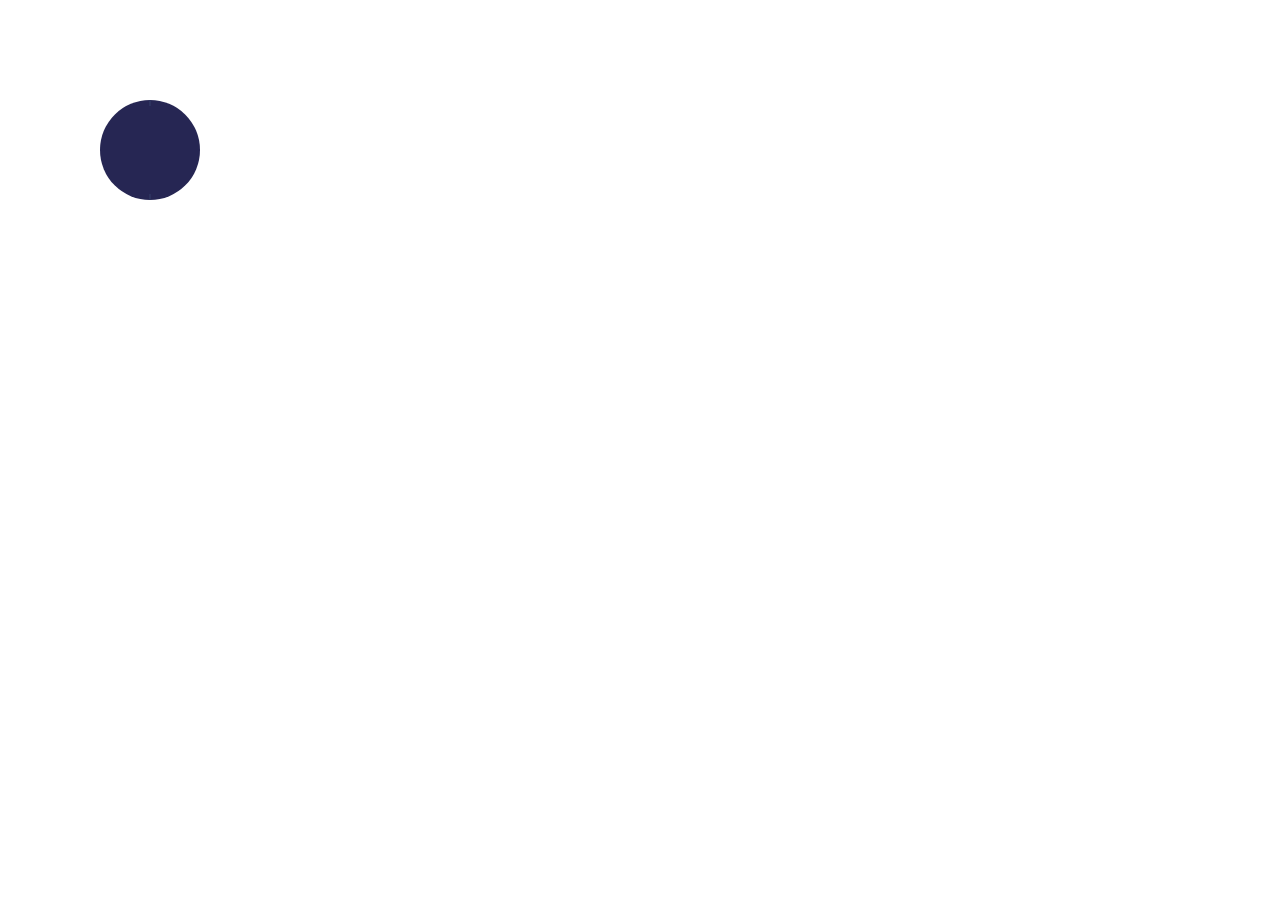
<file: public/views/css/homewok-loader/index.html>
<!DOCTYPE html>
<html lang="en">
  <head>
    <meta charset="UTF-8" />
    <meta name="viewport" content="width=device-width, initial-scale=1" />
    <title>CSS loader</title>
    <style>a,abbr,acronym,address,applet,article,aside,audio,b,big,blockquote,body,canvas,caption,center,cite,code,dd,del,details,dfn,div,dl,dt,em,embed,fieldset,figcaption,figure,footer,form,h1,h2,h3,h4,h5,h6,header,hgroup,html,i,iframe,img,ins,kbd,label,legend,li,mark,menu,nav,object,ol,output,p,pre,q,ruby,s,samp,section,small,span,strike,strong,sub,summary,sup,table,tbody,td,tfoot,th,thead,time,tr,tt,u,ul,var,video{margin:0;padding:0;border:0;font:inherit;font-size:100%;vertical-align:baseline}html{line-height:1}ol,ul{list-style:none}table{border-collapse:collapse;border-spacing:0}caption,td,th{text-align:left;font-weight:400;vertical-align:middle}blockquote,q{quotes:none}blockquote:after,blockquote:before,q:after,q:before{content:"";content:none}a img{border:none}article,aside,details,figcaption,figure,footer,header,hgroup,main,menu,nav,section,summary{display:block}button,input,optgroup,select,textarea{background:0 0;border:0;padding:0;margin:0;font:inherit;color:inherit;box-shadow:none}button{height:auto;cursor:pointer}button:focus{outline:0}button::-moz-focus-inner{outline:0;border:0;padding:0}
    </style>
    <link rel="stylesheet" href="css/style.css" />
  </head>
  <body>
    <div class="loader">
      <div class="loader-half loader-half-left">
        <div class="loader-indicator loader-indicator-left"></div>
      </div>
      <div class="loader-half loader-half-right">
        <div class="loader-indicator loader-indicator-right"></div>
      </div>
    </div>
  </body>
</html>
</file>
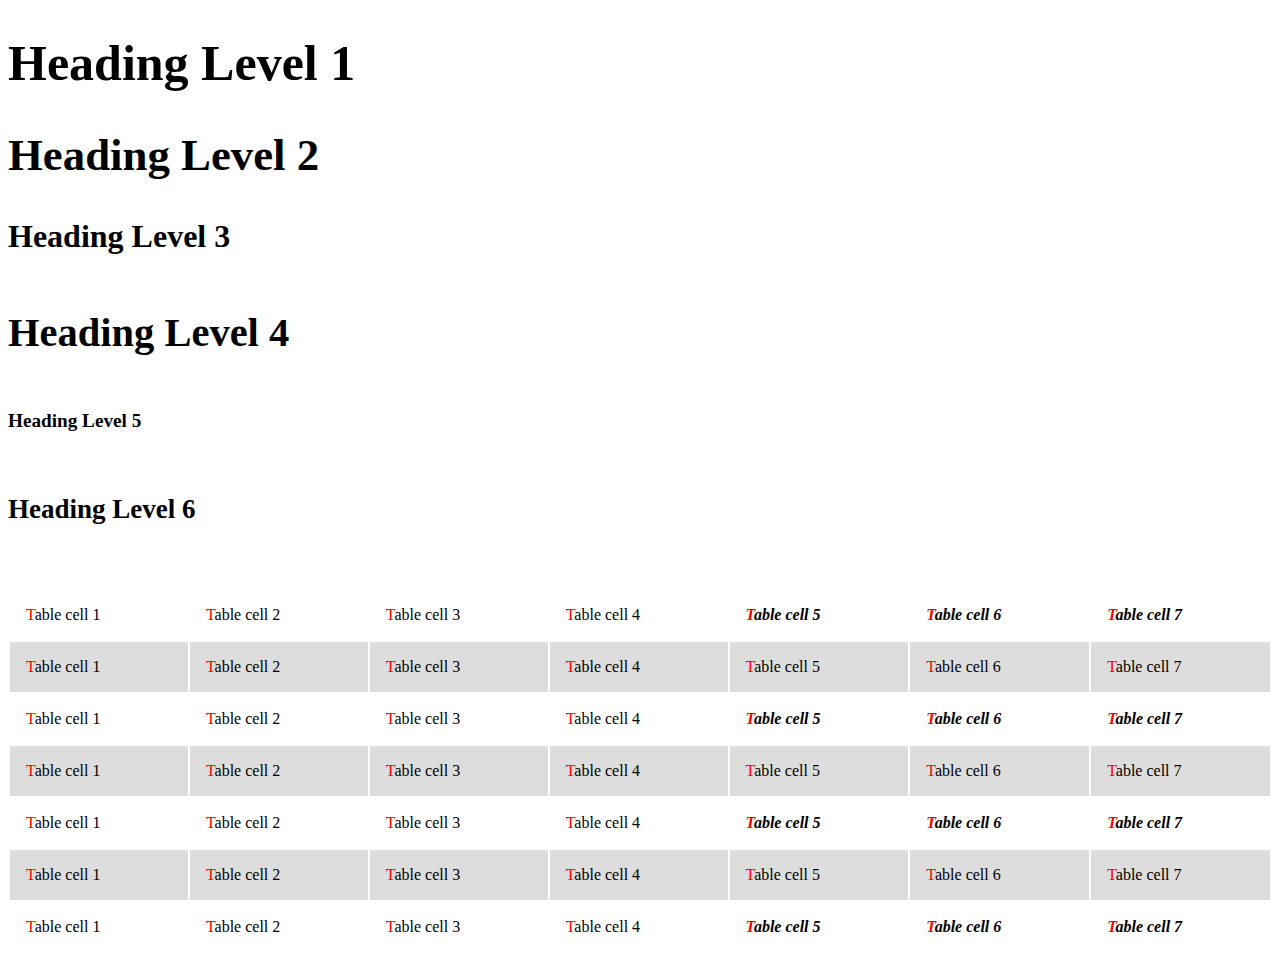
<file: public/views/css/homework-1/index.html>
<!DOCTYPE html>
<html lang="en">
  <head>
    <meta charset="UTF-8" />
    <title>CSS lesson 1</title>
    <link rel="stylesheet" href="css/style.css" />
  </head>
  <body>
    <h1>Heading Level 1</h1>
    <h2>Heading Level 2</h2>
    <h3>Heading Level 3</h3>
    <h4>Heading Level 4</h4>
    <h5>Heading Level 5</h5>
    <h6>Heading Level 6</h6>
    <table>
      <tbody>
        <tr>
          <td>Table cell 1</td>
          <td>Table cell 2</td>
          <td>Table cell 3</td>
          <td>Table cell 4</td>
          <td>Table cell 5</td>
          <td>Table cell 6</td>
          <td>Table cell 7</td>
        </tr>
        <tr>
          <td>Table cell 1</td>
          <td>Table cell 2</td>
          <td>Table cell 3</td>
          <td>Table cell 4</td>
          <td>Table cell 5</td>
          <td>Table cell 6</td>
          <td>Table cell 7</td>
        </tr>
        <tr>
          <td>Table cell 1</td>
          <td>Table cell 2</td>
          <td>Table cell 3</td>
          <td>Table cell 4</td>
          <td>Table cell 5</td>
          <td>Table cell 6</td>
          <td>Table cell 7</td>
        </tr>
        <tr>
          <td>Table cell 1</td>
          <td>Table cell 2</td>
          <td>Table cell 3</td>
          <td>Table cell 4</td>
          <td>Table cell 5</td>
          <td>Table cell 6</td>
          <td>Table cell 7</td>
        </tr>
        <tr>
          <td>Table cell 1</td>
          <td>Table cell 2</td>
          <td>Table cell 3</td>
          <td>Table cell 4</td>
          <td>Table cell 5</td>
          <td>Table cell 6</td>
          <td>Table cell 7</td>
        </tr>
        <tr>
          <td>Table cell 1</td>
          <td>Table cell 2</td>
          <td>Table cell 3</td>
          <td>Table cell 4</td>
          <td>Table cell 5</td>
          <td>Table cell 6</td>
          <td>Table cell 7</td>
        </tr>
        <tr>
          <td>Table cell 1</td>
          <td>Table cell 2</td>
          <td>Table cell 3</td>
          <td>Table cell 4</td>
          <td>Table cell 5</td>
          <td>Table cell 6</td>
          <td>Table cell 7</td>
        </tr>
      </tbody>
    </table>
  </body>
</html>
</file>
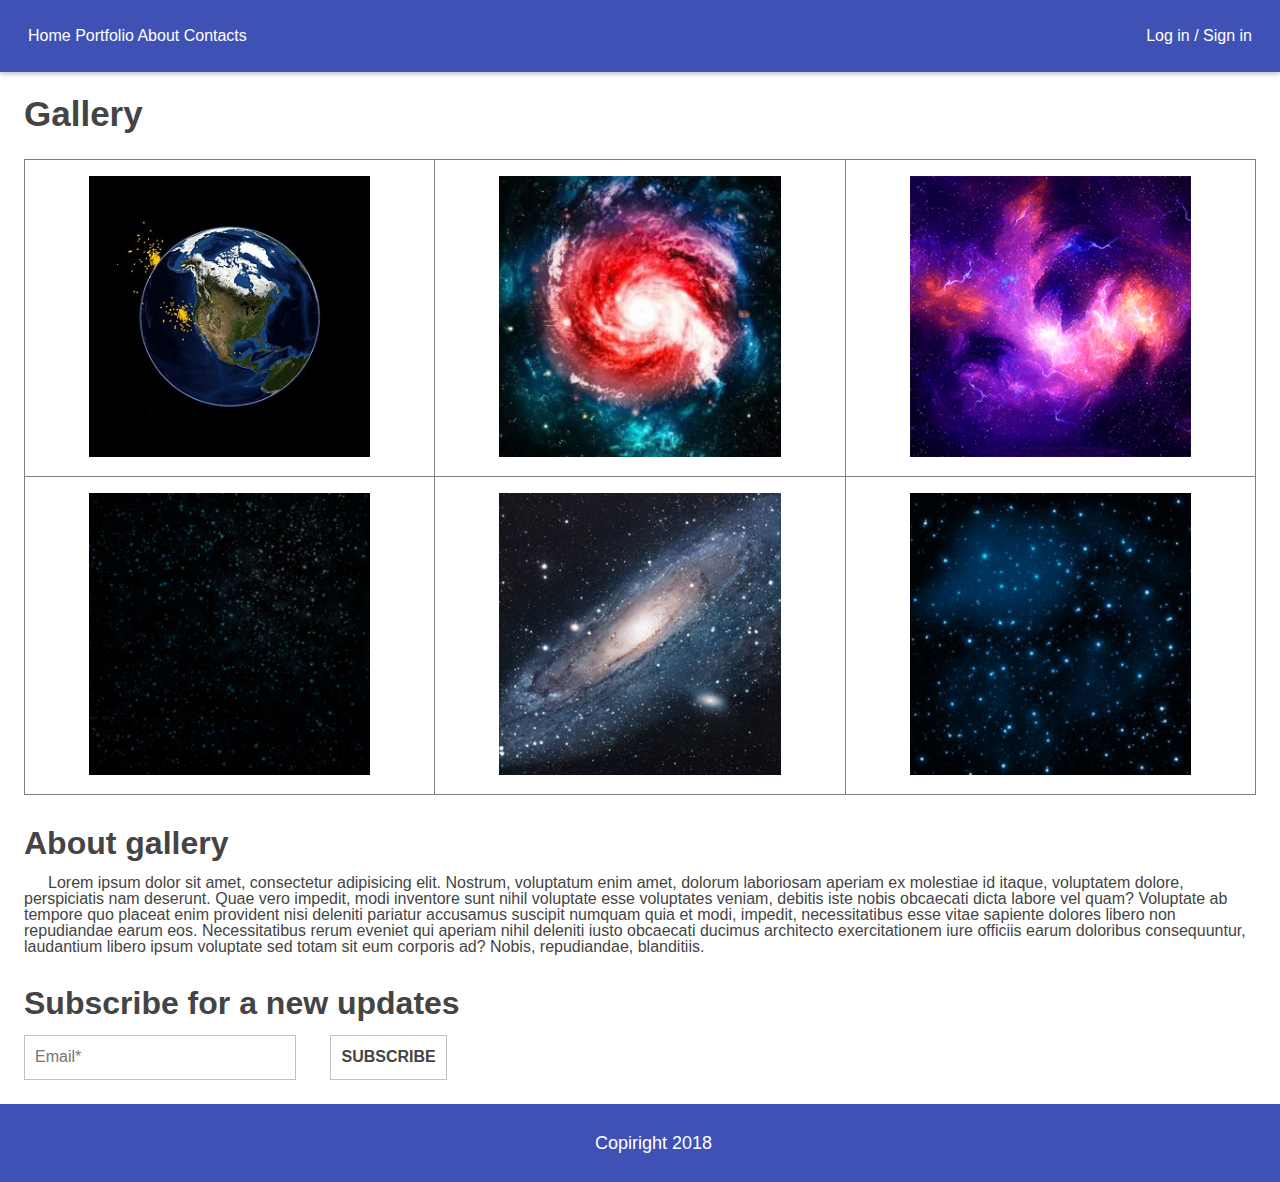
<file: public/views/css/homework-2/index.html>
<!DOCTYPE html>
<html lang="en">
  <head>
    <meta charset="UTF-8" />
    <title>CSS homework 2</title>
    <style>
      a,abbr,acronym,address,applet,article,aside,audio,b,big,blockquote,body,canvas,caption,center,cite,code,dd,del,details,dfn,div,dl,dt,em,embed,fieldset,figcaption,figure,footer,form,h1,h2,h3,h4,h5,h6,header,hgroup,html,i,iframe,img,ins,kbd,label,legend,li,mark,menu,nav,object,ol,output,p,pre,q,ruby,s,samp,section,small,span,strike,strong,sub,summary,sup,table,tbody,td,tfoot,th,thead,time,tr,tt,u,ul,var,video{margin:0;padding:0;border:0;font:inherit;font-size:100%;vertical-align:baseline}html{line-height:1}ol,ul{list-style:none}table{border-collapse:collapse;border-spacing:0}caption,td,th{text-align:left;font-weight:400;vertical-align:middle}blockquote,q{quotes:none}blockquote:after,blockquote:before,q:after,q:before{content:"";content:none}a img{border:none}article,aside,details,figcaption,figure,footer,header,hgroup,main,menu,nav,section,summary{display:block}button,input,optgroup,select,textarea{background:0 0;border:0;padding:0;margin:0;font:inherit;color:inherit;box-shadow:none}button{height:auto;cursor:pointer}button:focus{outline:0}button::-moz-focus-inner{outline:0;border:0;padding:0}
    </style>
    <link rel="stylesheet" href="css/style.css" />
  </head>
  <body>
    <div class="wrapper">
      <header>
        <nav>
          <table class="firsttable">
            <tbody>
              <tr>
                <td>
                  <a href="#">Home</a>
                  <a href="#">Portfolio</a>
                  <a href="#">About</a>
                  <a href="#">Contacts</a>
                </td>
                <td class="authorization">
                  <a href="#">Log in</a> / 
                  <a href="#">Sign in</a>
                </td>
              </tr>
            </tbody>
          </table>
        </nav>
      </header>
      <div class="content">
        <main>
          <h1>Gallery</h1>
          <table class="secondtable">
            <tbody>
              <tr>
                <td>
                  <img src="images/300px-Collision-20a.jpg" alt="" />
                </td>
                <td>
                  <img src="images/5000x5000_kosmos-3d-art-–-копія-300x300.jpg" alt="" />
                </td>
                <td>
                  <img src="images/avatar.png" alt="" />
                </td>
              </tr>
              <tr>
                <td>
                  <img src="images/space-0000080__1365962946__300h.jpg" alt="" />
                </td>
                <td>
                  <img src="images/kosmos57094.jpg" alt="" />
                </td>
                <td>
                  <img src="images/space-0000078__1365962929__300h.jpg" alt="" />
                </td>
              </tr>
            </tbody>
          </table>
          <h2>About gallery</h2>
          <p>
            Lorem ipsum dolor sit amet, consectetur adipisicing elit. Nostrum, voluptatum enim amet, dolorum laboriosam aperiam ex molestiae id itaque, voluptatem dolore, perspiciatis nam deserunt. Quae vero impedit, modi inventore sunt nihil voluptate esse voluptates veniam, debitis iste nobis obcaecati dicta labore vel quam? Voluptate ab tempore quo placeat enim provident nisi deleniti pariatur accusamus suscipit numquam quia et modi, impedit, necessitatibus esse vitae sapiente dolores libero non repudiandae earum eos. Necessitatibus rerum eveniet qui aperiam nihil deleniti iusto obcaecati ducimus architecto exercitationem iure officiis earum doloribus consequuntur, laudantium libero ipsum voluptate sed totam sit eum corporis ad? Nobis, repudiandae, blanditiis.
          </p>
        </main>
        <h2>Subscribe for a new updates</h2>
        <form method="post">
          <input class="email" type="email" placeholder="Email*" name="email" required="required" />
          <button class="subscribe" type="submit">Subscribe</button>
        </form>
      </div>
      <footer>
         <p>Copiright 2018</p>
      </footer>
    </div>
  </body>
</html>
</file>
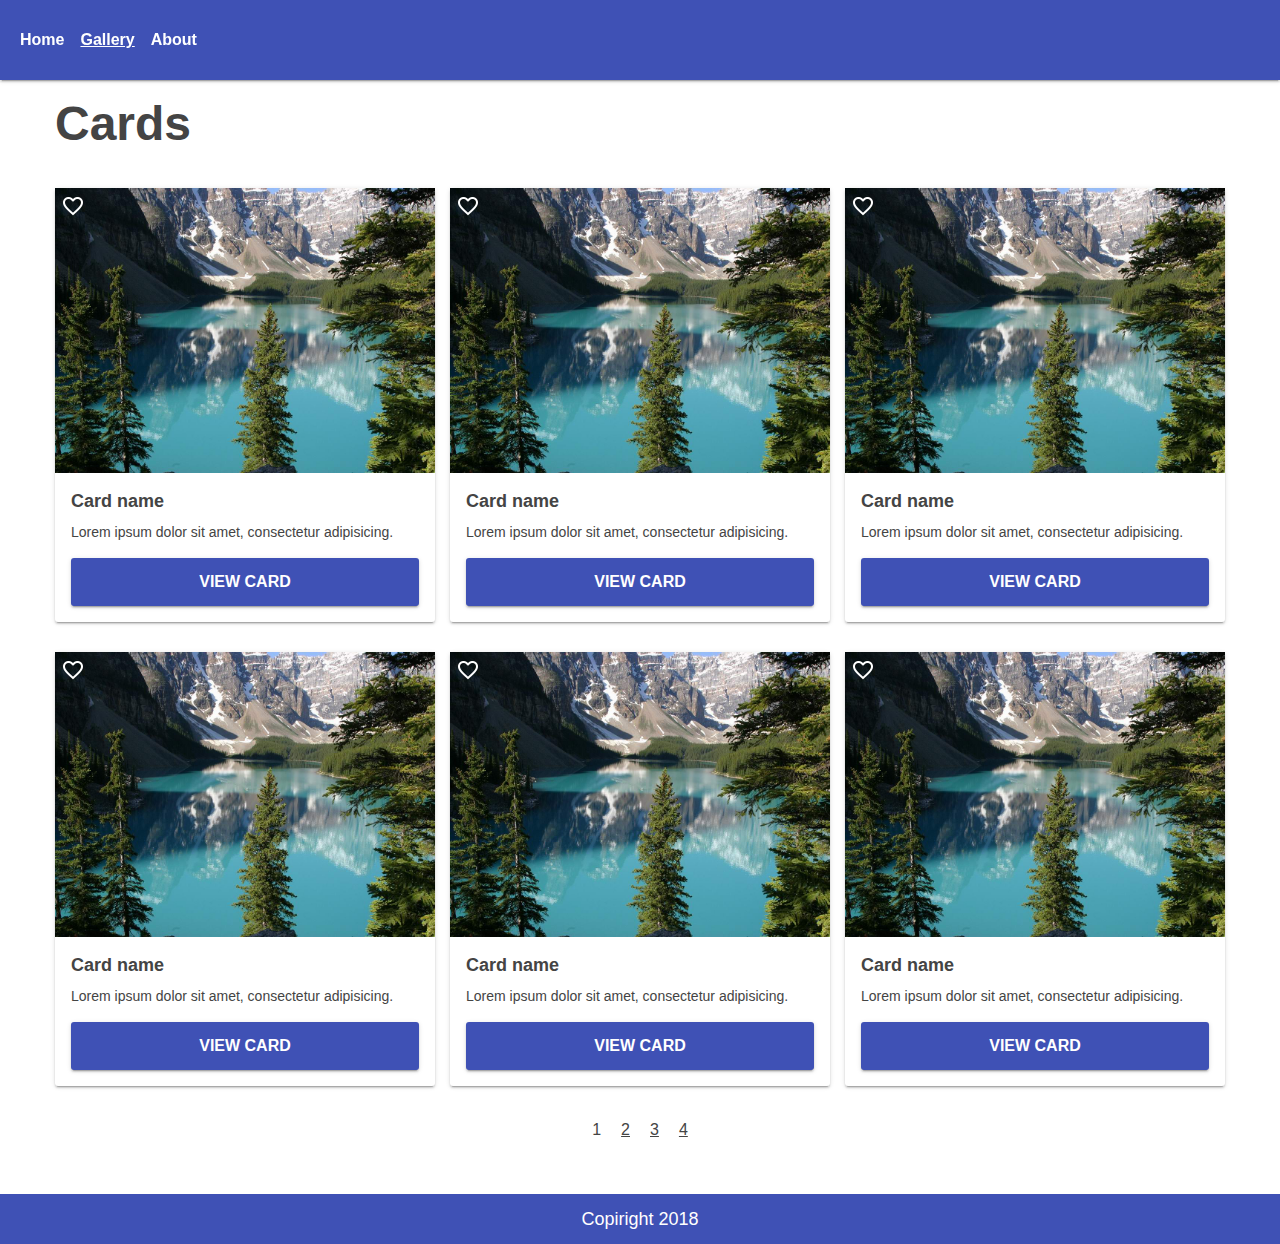
<file: public/views/css/homework-3/index.html>
<!DOCTYPE html>
<html lang="en">
  <head>
    <meta charset="UTF-8" />
    <title>CSS homework 3</title>
    <style>a,abbr,acronym,address,applet,article,aside,audio,b,big,blockquote,body,canvas,caption,center,cite,code,dd,del,details,dfn,div,dl,dt,em,embed,fieldset,figcaption,figure,footer,form,h1,h2,h3,h4,h5,h6,header,hgroup,html,i,iframe,img,ins,kbd,label,legend,li,mark,menu,nav,object,ol,output,p,pre,q,ruby,s,samp,section,small,span,strike,strong,sub,summary,sup,table,tbody,td,tfoot,th,thead,time,tr,tt,u,ul,var,video{margin:0;padding:0;border:0;font:inherit;font-size:100%;vertical-align:baseline}html{line-height:1}ol,ul{list-style:none}table{border-collapse:collapse;border-spacing:0}caption,td,th{text-align:left;font-weight:400;vertical-align:middle}blockquote,q{quotes:none}blockquote:after,blockquote:before,q:after,q:before{content:"";content:none}a img{border:none}article,aside,details,figcaption,figure,footer,header,hgroup,main,menu,nav,section,summary{display:block}button,input,optgroup,select,textarea{background:0 0;border:0;padding:0;margin:0;font:inherit;color:inherit;box-shadow:none}button{height:auto;cursor:pointer}button:focus{outline:0}button::-moz-focus-inner{outline:0;border:0;padding:0}
    </style>
    <link rel="stylesheet" href="css/style.css" />
  </head>
  <body>
    <div class="wrapper">
      <header class="header">
        <div class="nav">
          <a class="nav-link" href="#">Home</a>
          <a class="nav-link nav-link-active" href="#">Gallery</a>
          <a class="nav-link" href="#">About</a>
        </div>
      </header>
      <div class="content">
        <main>
          <div class="container">
            <h1 class="title">Cards</h1>
            <div class="set">
              <div class="card">
                <div class="card-image">
                  <img src="images/sample-1.jpg" alt="" />
                  <button class="card-favorite" type="button">
                    <img src="images/ic_favorite_border_white_24dp_1x.png" alt="" />
                  </button>
                </div>
                <div class="card-content">
                  <h2 class="card-title">Card name</h2>
                  <div class="card-descr">
                    <p>Lorem ipsum dolor sit amet, consectetur adipisicing.</p>
                  </div>
                  <a class="button" href="#">View card</a>
                </div>
              </div>
              <div class="card">
                <div class="card-image">
                  <img src="images/sample-1.jpg" alt="" />
                  <button class="card-favorite" type="button">
                    <img src="images/ic_favorite_border_white_24dp_1x.png" alt="" />
                  </button>
                </div>
                <div class="card-content">
                  <h2 class="card-title">Card name</h2>
                  <div class="card-descr">
                    <p>Lorem ipsum dolor sit amet, consectetur adipisicing.</p>
                  </div>
                  <a class="button" href="#">View card</a>
                </div>
              </div>
              <div class="card">
                <div class="card-image">
                  <img src="images/sample-1.jpg" alt="" />
                  <button class="card-favorite" type="button">
                    <img src="images/ic_favorite_border_white_24dp_1x.png" alt="" />
                  </button>
                </div>
                <div class="card-content">
                  <h2 class="card-title">Card name</h2>
                  <div class="card-descr">
                    <p>Lorem ipsum dolor sit amet, consectetur adipisicing.</p>
                  </div>
                  <a class="button" href="#">View card</a>
                </div>
              </div>
              <div class="card">
                <div class="card-image">
                  <img src="images/sample-1.jpg" alt="" />
                  <button class="card-favorite" type="button">
                    <img src="images/ic_favorite_border_white_24dp_1x.png" alt="" />
                  </button>
                </div>
                <div class="card-content">
                  <h2 class="card-title">Card name</h2>
                  <div class="card-descr">
                    <p>Lorem ipsum dolor sit amet, consectetur adipisicing.</p>
                  </div>
                  <a class="button" href="#">View card</a>
                </div>
              </div>
              <div class="card">
                <div class="card-image">
                  <img src="images/sample-1.jpg" alt="" />
                  <button class="card-favorite" type="button">
                    <img src="images/ic_favorite_border_white_24dp_1x.png" alt="" />
                  </button>
                </div>
                <div class="card-content">
                  <h2 class="card-title">Card name</h2>
                  <div class="card-descr">
                    <p>Lorem ipsum dolor sit amet, consectetur adipisicing.</p>
                  </div>
                  <a class="button" href="#">View card</a>
                </div>
              </div>
              <div class="card">
                <div class="card-image">
                  <img src="images/sample-1.jpg" alt="" />
                  <button class="card-favorite" type="button">
                    <img src="images/ic_favorite_border_white_24dp_1x.png" alt="" />
                  </button>
                </div>
                <div class="card-content">
                  <h2 class="card-title">Card name</h2>
                  <div class="card-descr">
                    <p>Lorem ipsum dolor sit amet, consectetur adipisicing.</p>
                  </div>
                  <a class="button" href="#">View card</a>
                </div>
              </div>
            </div>
            <div class="pagination">
              <span class="pagination-item pagination-item-active">1</span>
              <a class="pagination-item" href="#">2</a>
              <a class="pagination-item" href="#">3</a>
              <a class="pagination-item" href="#">4</a>
            </div>
          </div>
        </main>
      </div>
      <footer class="footer">
        <p>Copiright 2018</p>
      </footer>
    </div>
  </body>
</html>
</file>
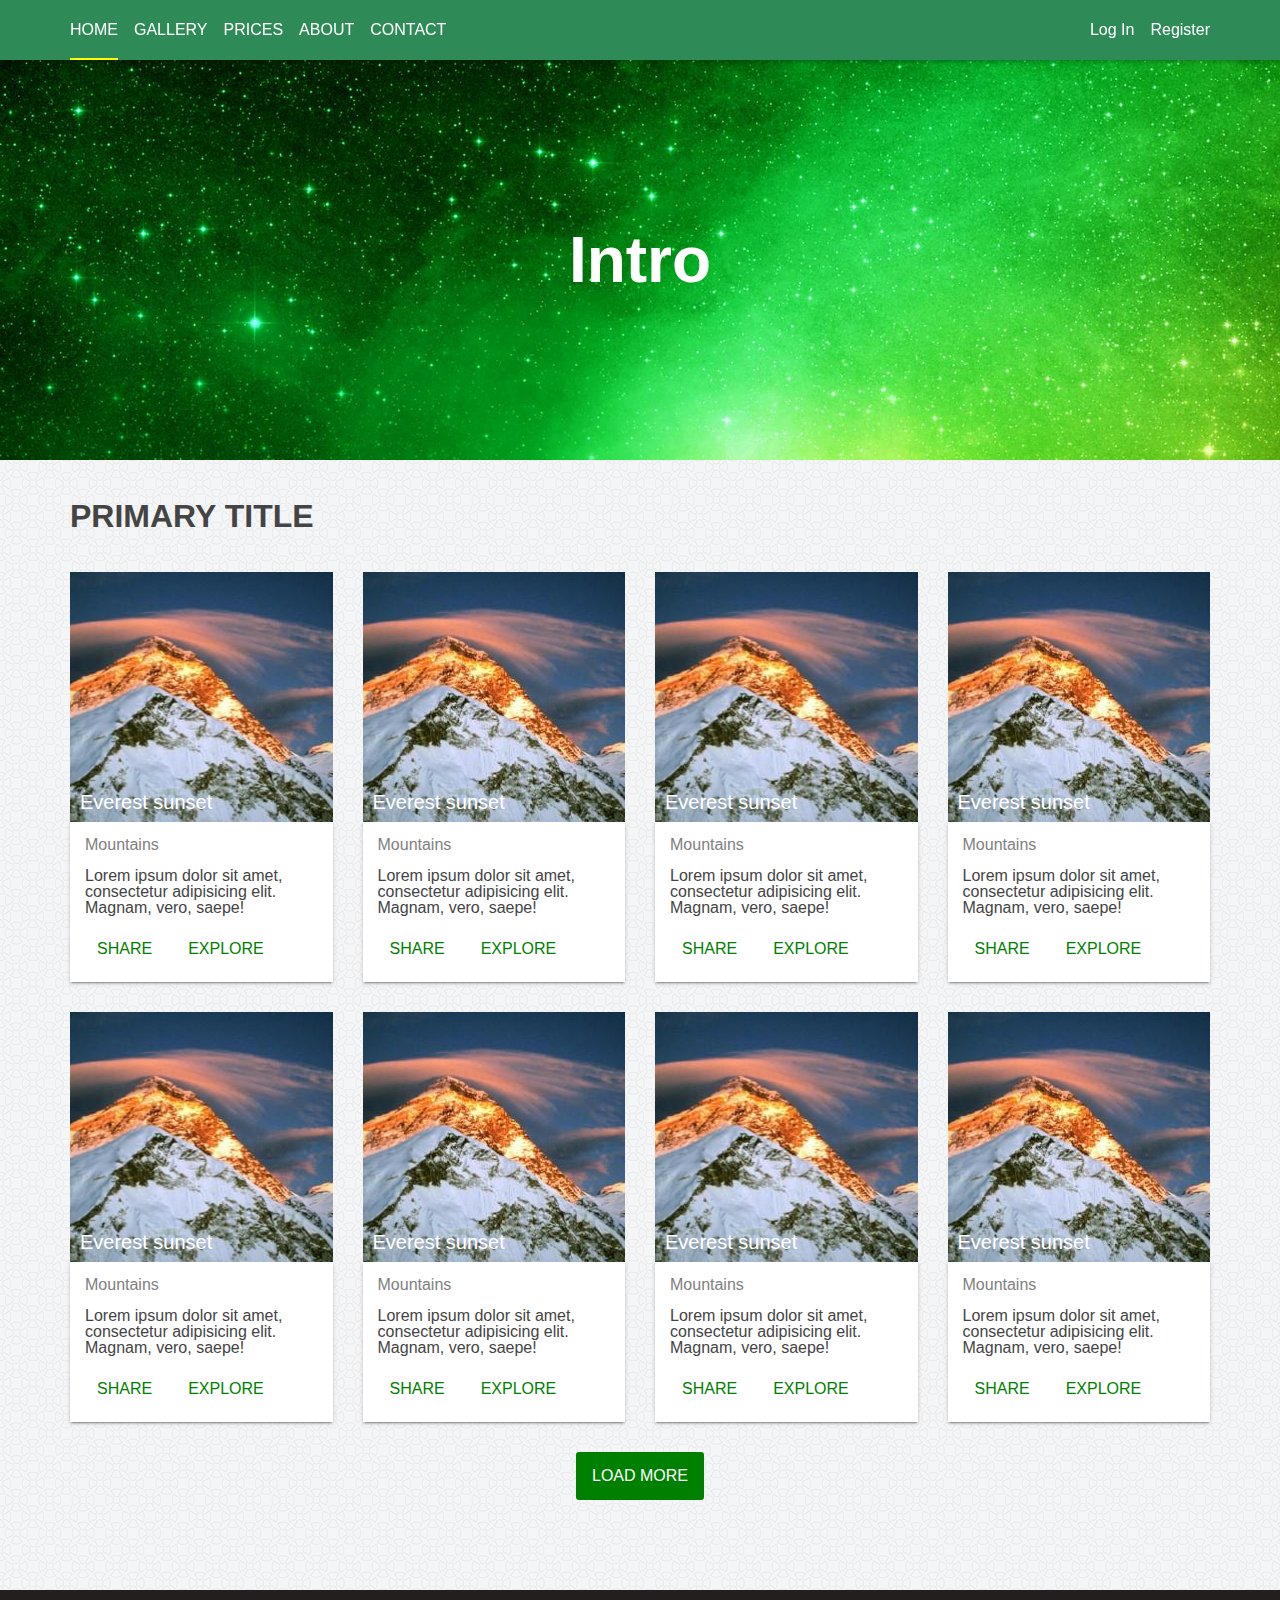
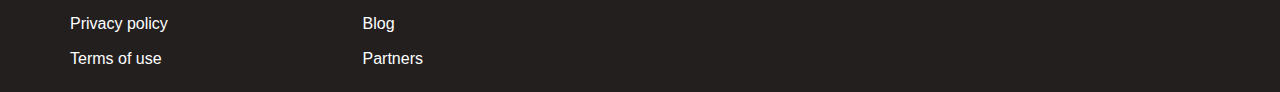
<file: public/views/css/homework-4/index.html>
<!DOCTYPE html>
<html lang="en">
  <head>
    <meta charset="UTF-8" />
    <title>CSS homework 4</title>
    <style>a,abbr,acronym,address,applet,article,aside,audio,b,big,blockquote,body,canvas,caption,center,cite,code,dd,del,details,dfn,div,dl,dt,em,embed,fieldset,figcaption,figure,footer,form,h1,h2,h3,h4,h5,h6,header,hgroup,html,i,iframe,img,ins,kbd,label,legend,li,mark,menu,nav,object,ol,output,p,pre,q,ruby,s,samp,section,small,span,strike,strong,sub,summary,sup,table,tbody,td,tfoot,th,thead,time,tr,tt,u,ul,var,video{margin:0;padding:0;border:0;font:inherit;font-size:100%;vertical-align:baseline}html{line-height:1}ol,ul{list-style:none}table{border-collapse:collapse;border-spacing:0}caption,td,th{text-align:left;font-weight:400;vertical-align:middle}blockquote,q{quotes:none}blockquote:after,blockquote:before,q:after,q:before{content:"";content:none}a img{border:none}article,aside,details,figcaption,figure,footer,header,hgroup,main,menu,nav,section,summary{display:block}button,input,optgroup,select,textarea{background:0 0;border:0;padding:0;margin:0;font:inherit;color:inherit;box-shadow:none}button{height:auto;cursor:pointer}button:focus{outline:0}button::-moz-focus-inner{outline:0;border:0;padding:0}
    </style>
    <link rel="stylesheet" href="css/style.css" />
  </head>
  <body>
    <div class="wrapper">
      <header class="header">
        <div class="container">
          <nav class="nav clearfix">
            <div class="nav-left">
              <a class="nav-link nav-link-active" href="#">Home</a>
              <a class="nav-link" href="#">Gallery</a>
              <a class="nav-link" href="#">Prices</a>
              <a class="nav-link" href="#">About</a>
              <a class="nav-link" href="#">Contact</a>
            </div>
            <div class="nav-right">
              <a class="nav-auth-link" href="#">Log In</a>
              <a class="nav-auth-link" href="#">Register</a>
            </div>
          </nav>
        </div>
      </header>
      <div class="content">
        <div class="img-title">
          <p class="img-title-text">Intro</p>
        </div>
        <main>
          <div class="container">
            <h1 class="title">Primary Title</h1>
            <div class="row">
              <div class="column">
                <div class="card">
                  <div class="card-image">
                    <h2 class="card-head">Everest sunset</h2>
                  </div>
                  <div class="card-content">
                    <h3 class="head-descr">Mountains</h3>
                    <div class="descr">
                      Lorem ipsum dolor sit amet, consectetur adipisicing elit. Magnam, vero, saepe!
                    </div>
                    <div class="card__actions">
                      <button class="card__action button" type="button">Share</button>
                      <a class="card__action button" href="#">Explore</a>
                    </div>
                  </div>
                </div>
              </div>
              <div class="column">
                <div class="card">
                  <div class="card-image">
                    <h2 class="card-head">Everest sunset</h2>
                  </div>
                  <div class="card-content">
                    <h3 class="head-descr">Mountains</h3>
                    <div class="descr">
                      Lorem ipsum dolor sit amet, consectetur adipisicing elit. Magnam, vero, saepe!
                    </div>
                    <div class="card__actions">
                      <button class="card__action button" type="button">Share</button>
                      <a class="card__action button" href="#">Explore</a>
                    </div>
                  </div>
                </div>
              </div>
              <div class="column">
                <div class="card">
                  <div class="card-image">
                    <h2 class="card-head">Everest sunset</h2>
                  </div>
                  <div class="card-content">
                    <h3 class="head-descr">Mountains</h3>
                    <div class="descr">
                      Lorem ipsum dolor sit amet, consectetur adipisicing elit. Magnam, vero, saepe!
                    </div>
                    <div class="card__actions">
                      <button class="card__action button" type="button">Share</button>
                      <a class="card__action button" href="#">Explore</a>
                    </div>
                  </div>
                </div>
              </div>
              <div class="column">
                <div class="card">
                  <div class="card-image">
                    <h2 class="card-head">Everest sunset</h2>
                  </div>
                  <div class="card-content">
                    <h3 class="head-descr">Mountains</h3>
                    <div class="descr">
                      Lorem ipsum dolor sit amet, consectetur adipisicing elit. Magnam, vero, saepe!
                    </div>
                    <div class="card__actions">
                      <button class="card__action button" type="button">Share</button>
                      <a class="card__action button" href="#">Explore</a>
                    </div>
                  </div>
                </div>
              </div>
              <div class="column">
                <div class="card">
                  <div class="card-image">
                    <h2 class="card-head">Everest sunset</h2>
                  </div>
                  <div class="card-content">
                    <h3 class="head-descr">Mountains</h3>
                    <div class="descr">
                      Lorem ipsum dolor sit amet, consectetur adipisicing elit. Magnam, vero, saepe!
                    </div>
                    <div class="card__actions">
                      <button class="card__action button" type="button">Share</button>
                      <a class="card__action button" href="#">Explore</a>
                    </div>
                  </div>
                </div>
              </div>
              <div class="column">
                <div class="card">
                  <div class="card-image">
                    <h2 class="card-head">Everest sunset</h2>
                  </div>
                  <div class="card-content">
                    <h3 class="head-descr">Mountains</h3>
                    <div class="descr">
                      Lorem ipsum dolor sit amet, consectetur adipisicing elit. Magnam, vero, saepe!
                    </div>
                    <div class="card__actions">
                      <button class="card__action button" type="button">Share</button>
                      <a class="card__action button" href="#">Explore</a>
                    </div>
                  </div>
                </div>
              </div>
              <div class="column">
                <div class="card">
                  <div class="card-image">
                    <h2 class="card-head">Everest sunset</h2>
                  </div>
                  <div class="card-content">
                    <h3 class="head-descr">Mountains</h3>
                    <div class="descr">
                      Lorem ipsum dolor sit amet, consectetur adipisicing elit. Magnam, vero, saepe!
                    </div>
                    <div class="card__actions">
                      <button class="card__action button" type="button">Share</button>
                      <a class="card__action button" href="#">Explore</a>
                    </div>
                  </div>
                </div>
              </div>
              <div class="column">
                <div class="card">
                  <div class="card-image">
                    <h2 class="card-head">Everest sunset</h2>
                  </div>
                  <div class="card-content">
                    <h3 class="head-descr">Mountains</h3>
                    <div class="descr">
                      Lorem ipsum dolor sit amet, consectetur adipisicing elit. Magnam, vero, saepe!
                    </div>
                    <div class="card__actions">
                      <button class="card__action button" type="button">Share</button>
                      <a class="card__action button" href="#">Explore</a>
                    </div>
                  </div>
                </div>
              </div>
            </div>
          <div class="load-more">
            <button class="button button-size button-thee-green" type="button">Load More</button>
          </div>
        </main>
      </div>
      <footer class="footer">
        <div class="container">
          <div class="row">
            <div class="column">
              <div class="footer-link-list">
                <a class="footer-link" href="#">Privacy policy</a>
                <a class="footer-link" href="#">Terms of use</a>
              </div>
            </div>
            <div class="column">
              <div class="footer-link-list">
                <a class="footer-link" href="#">Blog</a>
                <a class="footer-link" href="#">Partners</a>
              </div>
            </div>
          </div>
        </div>
      </footer>
    </div>
  </body>
</html>
</file>
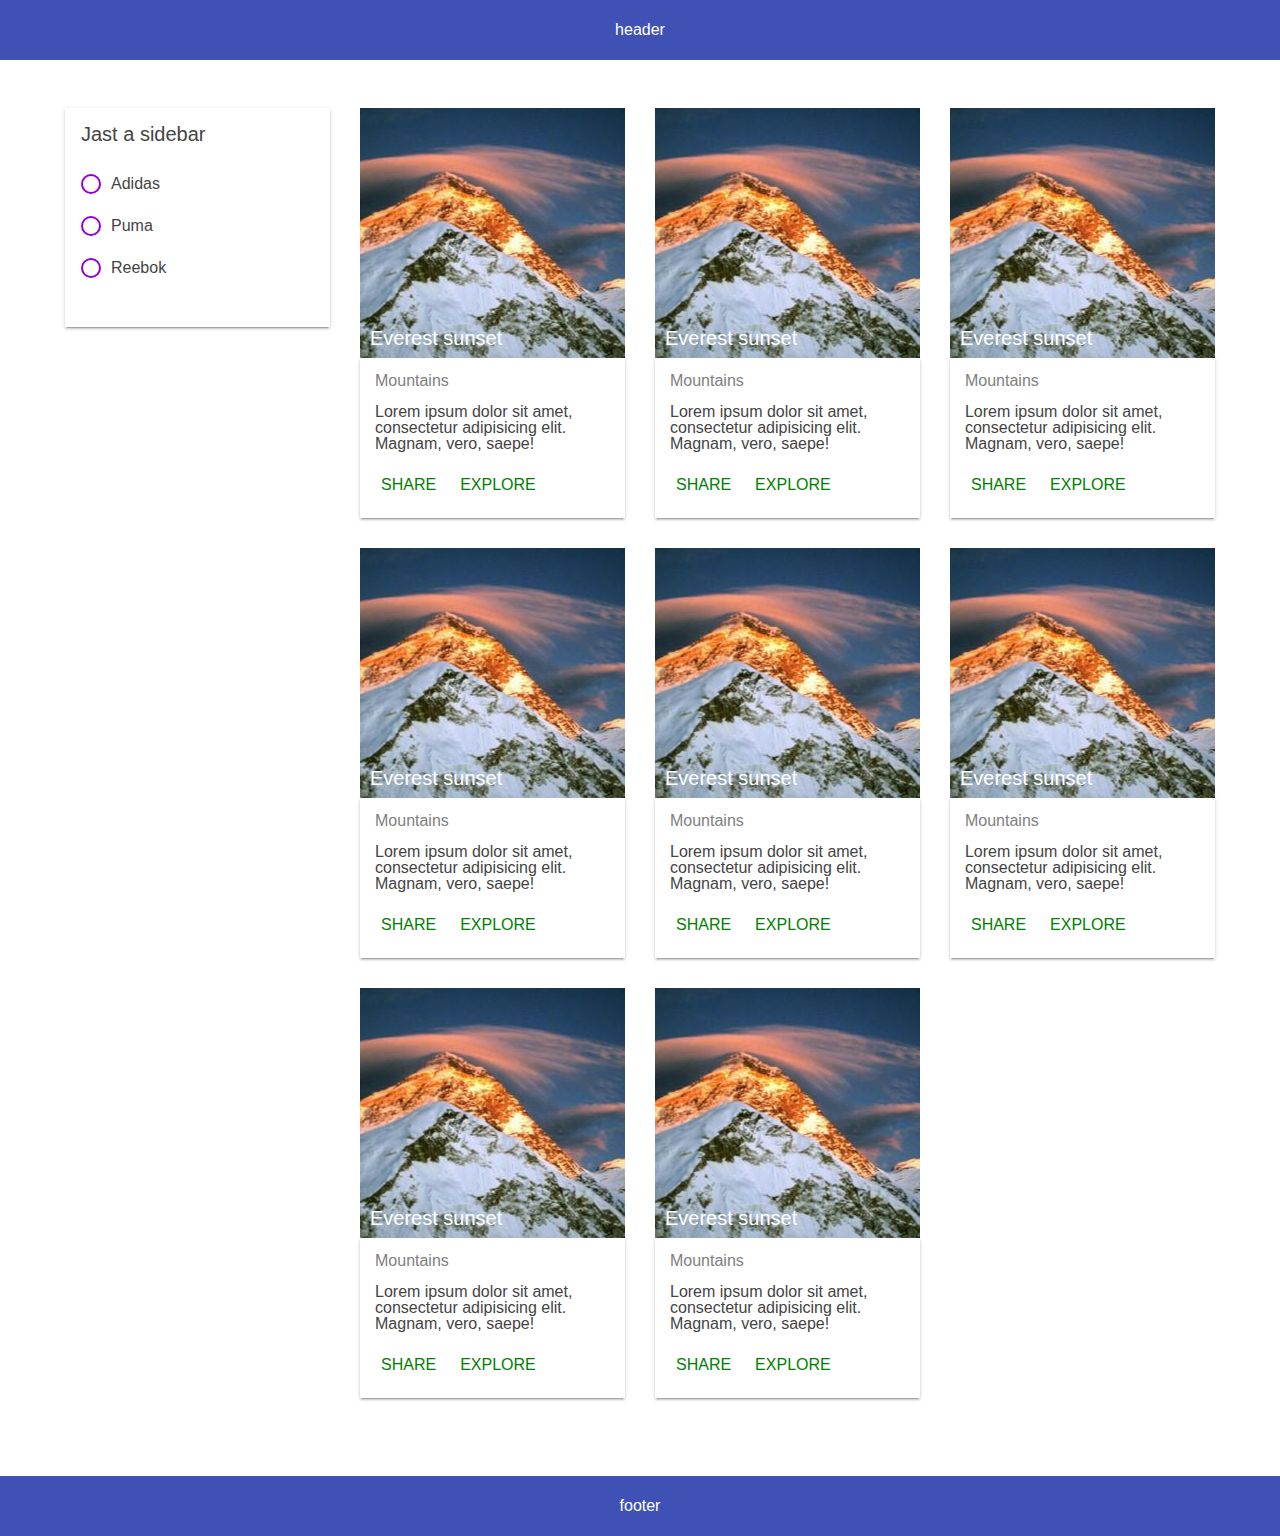
<file: public/views/css/homework-5/index.html>
<!DOCTYPE html>
<html lang="en">
  <head>
    <meta charset="UTF-8" />
    <meta name="viewport" content="width=device-width, initial-scale=1.0" />
    <title>Css homework 5</title>
    <style>a,abbr,acronym,address,applet,article,aside,audio,b,big,blockquote,body,canvas,caption,center,cite,code,dd,del,details,dfn,div,dl,dt,em,embed,fieldset,figcaption,figure,footer,form,h1,h2,h3,h4,h5,h6,header,hgroup,html,i,iframe,img,ins,kbd,label,legend,li,mark,menu,nav,object,ol,output,p,pre,q,ruby,s,samp,section,small,span,strike,strong,sub,summary,sup,table,tbody,td,tfoot,th,thead,time,tr,tt,u,ul,var,video{margin:0;padding:0;border:0;font:inherit;font-size:100%;vertical-align:baseline}html{line-height:1}ol,ul{list-style:none}table{border-collapse:collapse;border-spacing:0}caption,td,th{text-align:left;font-weight:400;vertical-align:middle}blockquote,q{quotes:none}blockquote:after,blockquote:before,q:after,q:before{content:"";content:none}a img{border:none}article,aside,details,figcaption,figure,footer,header,hgroup,main,menu,nav,section,summary{display:block}button,input,optgroup,select,textarea{background:0 0;border:0;padding:0;margin:0;font:inherit;color:inherit;box-shadow:none}button{height:auto;cursor:pointer}button:focus{outline:0}button::-moz-focus-inner{outline:0;border:0;padding:0}
      </style>
    <link rel="stylesheet" href="css/style.css" />
  </head>
  <body>
    <div class="wrapper">
      <header class="header">
        header
      </header>
      <div class="content">
        <div class="container">
          <div class="row">
            <aside class="column col-xl-3">
              <div class="sidebar">
                <form>
                  <div class="sidebar-filter">
                    <p class="sidebar-title">Jast a sidebar</p>
                    <div class="sidebar-checkbox">
                      <input id="adidas" class="input-hidden" type="radio" name="brand" value="0" />
                      <label class="checkbox" for="adidas">Adidas</label>
                    </div>
                    <div class="sidebar-checkbox">
                      <input id="puma" class="input-hidden" type="radio" name="brand" value="1" />
                      <label class="checkbox" for="puma">Puma</label>
                    </div>
                    <div class="sidebar-checkbox">
                      <input id="reebok" class="input-hidden" type="radio" name="brand" value="2" />
                      <label class="checkbox" for="reebok">Reebok</label>
                    </div>
                  </div>
                </form>
              </div>
            </aside>
            <div class="column col-xl-9">
              <div class="row">
                <div class="column col-start-12 col-sm-6 col-md-4 col-xl-6 col-lg-4">
                  <div class="card">
                    <div class="card-image">
                      <h2 class="card-head">Everest sunset</h2>
                    </div>
                    <div class="card-content">
                      <h3 class="head-descr">Mountains</h3>
                      <div class="descr">
                        Lorem ipsum dolor sit amet, consectetur adipisicing elit. Magnam, vero, saepe!
                      </div>
                      <div class="card__actions">
                        <button class="card__action button" type="button">Share</button>
                        <a class="card__action button" href="#">Explore</a>
                      </div>
                    </div>
                  </div>
                </div>
                <div class="column col-start-12 col-sm-6 col-md-4 col-xl-6 col-lg-4">
                  <div class="card">
                    <div class="card-image">
                      <h2 class="card-head">Everest sunset</h2>
                    </div>
                    <div class="card-content">
                      <h3 class="head-descr">Mountains</h3>
                      <div class="descr">
                        Lorem ipsum dolor sit amet, consectetur adipisicing elit. Magnam, vero, saepe!
                      </div>
                      <div class="card__actions">
                        <button class="card__action button" type="button">Share</button>
                        <a class="card__action button" href="#">Explore</a>
                      </div>
                    </div>
                  </div>
                </div>
                <div class="column col-start-12 col-sm-6 col-md-4 col-xl-6 col-lg-4">
                  <div class="card">
                    <div class="card-image">
                      <h2 class="card-head">Everest sunset</h2>
                    </div>
                    <div class="card-content">
                      <h3 class="head-descr">Mountains</h3>
                      <div class="descr">
                        Lorem ipsum dolor sit amet, consectetur adipisicing elit. Magnam, vero, saepe!
                      </div>
                      <div class="card__actions">
                        <button class="card__action button" type="button">Share</button>
                        <a class="card__action button" href="#">Explore</a>
                      </div>
                    </div>
                  </div>
                </div>
                <div class="column col-start-12 col-sm-6 col-md-4 col-xl-6 col-lg-4">
                  <div class="card">
                    <div class="card-image">
                      <h2 class="card-head">Everest sunset</h2>
                    </div>
                    <div class="card-content">
                      <h3 class="head-descr">Mountains</h3>
                      <div class="descr">
                        Lorem ipsum dolor sit amet, consectetur adipisicing elit. Magnam, vero, saepe!
                      </div>
                      <div class="card__actions">
                        <button class="card__action button" type="button">Share</button>
                        <a class="card__action button" href="#">Explore</a>
                      </div>
                    </div>
                  </div>
                </div>
                <div class="column col-start-12 col-sm-6 col-md-4 col-xl-6 col-lg-4">
                  <div class="card">
                    <div class="card-image">
                      <h2 class="card-head">Everest sunset</h2>
                    </div>
                    <div class="card-content">
                      <h3 class="head-descr">Mountains</h3>
                      <div class="descr">
                        Lorem ipsum dolor sit amet, consectetur adipisicing elit. Magnam, vero, saepe!
                      </div>
                      <div class="card__actions">
                        <button class="card__action button" type="button">Share</button>
                        <a class="card__action button" href="#">Explore</a>
                      </div>
                    </div>
                  </div>
                </div>
                <div class="column col-start-12 col-sm-6 col-md-4 col-xl-6 col-lg-4">
                  <div class="card">
                    <div class="card-image">
                      <h2 class="card-head">Everest sunset</h2>
                    </div>
                    <div class="card-content">
                      <h3 class="head-descr">Mountains</h3>
                      <div class="descr">
                        Lorem ipsum dolor sit amet, consectetur adipisicing elit. Magnam, vero, saepe!
                      </div>
                      <div class="card__actions">
                        <button class="card__action button" type="button">Share</button>
                        <a class="card__action button" href="#">Explore</a>
                      </div>
                    </div>
                  </div>
                </div>
                <div class="column col-start-12 col-sm-6 col-md-4 col-xl-6 col-lg-4">
                  <div class="card">
                    <div class="card-image">
                      <h2 class="card-head">Everest sunset</h2>
                    </div>
                    <div class="card-content">
                      <h3 class="head-descr">Mountains</h3>
                      <div class="descr">
                        Lorem ipsum dolor sit amet, consectetur adipisicing elit. Magnam, vero, saepe!
                      </div>
                      <div class="card__actions">
                        <button class="card__action button" type="button">Share</button>
                        <a class="card__action button" href="#">Explore</a>
                      </div>
                    </div>
                  </div>
                </div>
                <div class="column col-start-12 col-sm-6 col-md-4 col-xl-6 col-lg-4">
                  <div class="card">
                    <div class="card-image">
                      <h2 class="card-head">Everest sunset</h2>
                    </div>
                    <div class="card-content">
                      <h3 class="head-descr">Mountains</h3>
                      <div class="descr">
                        Lorem ipsum dolor sit amet, consectetur adipisicing elit. Magnam, vero, saepe!
                      </div>
                      <div class="card__actions">
                        <button class="card__action button" type="button">Share</button>
                        <a class="card__action button" href="#">Explore</a>
                      </div>
                    </div>
                  </div>
                </div>
              </div>
            </div>
          </div>
        </div>
      </div>
      <footer class="footer">
        footer
      </footer>
    </div>
  </body>
</html>
</file>
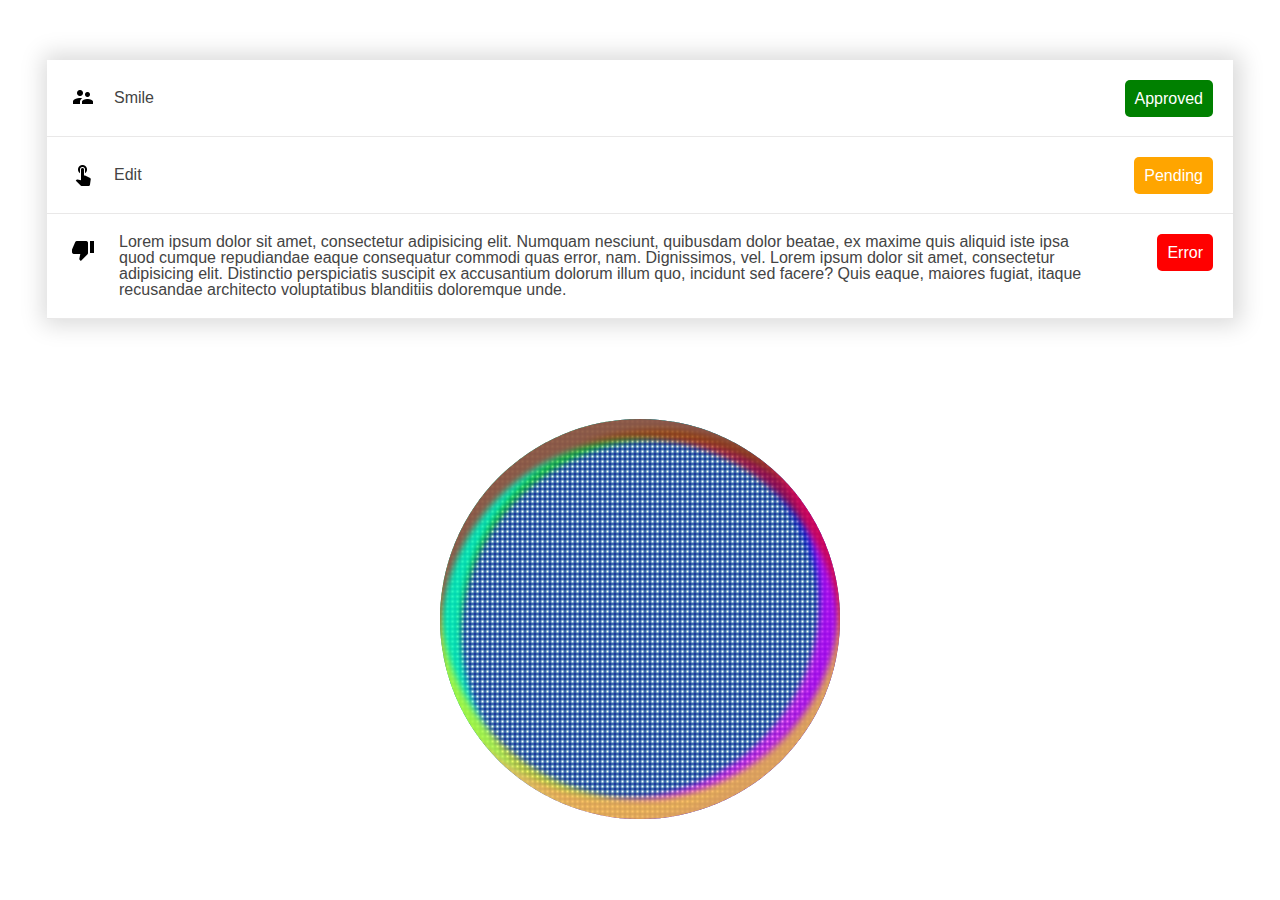
<file: public/views/css/homework-6/index.html>
<!DOCTYPE html>
<html lang="en">
  <head>
    <meta charset="UTF-8" />
    <meta name="viewport" content="width=device-width, initial-scale=1" />
    <title>CSS lesson 6</title>
    <style>a,abbr,acronym,address,applet,article,aside,audio,b,big,blockquote,body,canvas,caption,center,cite,code,dd,del,details,dfn,div,dl,dt,em,embed,fieldset,figcaption,figure,footer,form,h1,h2,h3,h4,h5,h6,header,hgroup,html,i,iframe,img,ins,kbd,label,legend,li,mark,menu,nav,object,ol,output,p,pre,q,ruby,s,samp,section,small,span,strike,strong,sub,summary,sup,table,tbody,td,tfoot,th,thead,time,tr,tt,u,ul,var,video{margin:0;padding:0;border:0;font:inherit;font-size:100%;vertical-align:baseline}html{line-height:1}ol,ul{list-style:none}table{border-collapse:collapse;border-spacing:0}caption,td,th{text-align:left;font-weight:400;vertical-align:middle}blockquote,q{quotes:none}blockquote:after,blockquote:before,q:after,q:before{content:"";content:none}a img{border:none}article,aside,details,figcaption,figure,footer,header,hgroup,main,menu,nav,section,summary{display:block}button,input,optgroup,select,textarea{background:0 0;border:0;padding:0;margin:0;font:inherit;color:inherit;box-shadow:none}button{height:auto;cursor:pointer}button:focus{outline:0}button::-moz-focus-inner{outline:0;border:0;padding:0}
    </style>
    <link rel="stylesheet" href="css/style.css" />
  </head>
  <body>
    <div class="wrapper">
      <div class="content">
        <div class="container">
          <div class="main">
            <ul class="list">
              <li class="list-line">
                <div class="list-icon">
                  <div class="list-icon-img list-icon-first-p"></div>
                </div>
                <div class="list-text">
                  <p class="list-text-p">Smile</p>
                </div>
                <div class="list-status">
                  <p class="list-status-indicator list-status-first">Approved</p>
                </div>
              </li>
              <li class="list-line">
                <div class="list-icon">
                  <div class="list-icon-img list-icon-second-p"></div>
                 </div>
                 <div class="list-text">
                   <p class="list-text-p">Edit</p>
                 </div>
                 <div class="list-status">
                   <p class="list-status-indicator list-status-second">Pending</p>
                 </div>
              </li>
              <li class="list-line">
                <div class="list-icon">
                  <div class="list-icon-img list-icon-third-p"></div>
                </div>
                <div class="list-text">
                  <p class="list-text-p list-text-block">Lorem ipsum dolor sit amet, consectetur adipisicing elit. Numquam nesciunt, quibusdam dolor beatae, ex maxime quis aliquid iste ipsa quod cumque repudiandae eaque consequatur commodi quas error, nam. Dignissimos, vel. Lorem ipsum dolor sit amet, consectetur adipisicing elit. Distinctio perspiciatis suscipit ex accusantium dolorum illum quo, incidunt sed facere? Quis eaque, maiores fugiat, itaque recusandae architecto voluptatibus blanditiis doloremque unde.</p>
                </div>
                <div class="list-status">
                  <p class="list-status-indicator list-status-third">Error</p>
                </div>
              </li>
            </ul>
          </div>
        </div>
        <div class="circle gradient"></div>
      </div>
    </div>
  </body>
</html>
</file>
<file: public/views/css/homewok-loader/css/style.css>
* {
  box-sizing: border-box;
}
body {
  font: bold 4em/1 Times;
}
.loader {
  margin: 100px;
  width: 100px;
  height: 100px;
  border-radius: 50%;
  position: relative;
  background-color: #262653;
}
.loader-half {
  width: 50%;
  height: 100%;
  overflow: hidden;
  position: absolute;
  top: 0;
  left: 0;
}
.loader-half-right {
  right: 0;
  left: auto;
}
.loader:after {
  content: "";
  position: relative;
  display: flex;
  line-height: 100px;
  margin: auto;
  width: .5em;
  color: ivory;
  overflow: hidden;
  animation: timing 10s forwards step-end;
}
.loader-indicator {
  width: 200%;
  height: 100%;
  border-radius: 50%;
  border: 6px solid skyblue;
  border-bottom-color: transparent;
  position: absolute;
  top: 0;
  left: 0;
}
.loader-indicator-left {
  border-right-color: transparent;
  transform: rotate(-225deg);
  animation: rotate-left-side 5s 5s linear forwards;
}
.loader-indicator-right {
  border-left-color: transparent;
  right: 0;
  left: auto;
  transform: rotate(-135deg);
  animation: rotate-right-side 5s linear forwards;
}
@keyframes rotate-right-side {
  from {
    transform: rotate(-135deg);
  }
  to {
    transform: rotate(45deg);
  }
}
@keyframes rotate-left-side {
  from {
    transform: rotate(-225deg);
  }
  to {
    transform: rotate(-45deg);
  }
}
@keyframes timing {
  0% {
    content: "0";
  }
  10% {
    content: "1";
  }
  20% {
    content: "2";
  }
  30% {
    content: "3";
  }
  40% {
    content: "4";
  }
  50% {
    content: "5";
  }
  60% {
    content: "6";
  }
  70% {
    content: "7";
   }
  80% {
    content: "8";
  }
  90% {
    content: "9";
  }
  100% {
    content: "10";
    width: 1em;
  }
}
</file>
<file: public/views/css/homework-1/css/style.css>
html {
  font-size: 16px;
}
table {
  width: 100%;
}
td {
  padding: 16px;
}
h1 {
  font-size: 50px;
}
h2 {
  font-size: 2.8em;
}
h3 {
  font-size: 2rem;
}
h4 {
  font-size: 4.5vh;
}
h5 {
  font-size: 1.5vw;
}
h6 {
  font-size: 3vmin;
}
tr:nth-child(even) {
  background-color: #ddd;
}
td:first-letter {
  color: red;
}
tr:nth-child(odd) td:nth-child(5n), tr:nth-child(odd) td:nth-child(6n),tr:nth-child(odd) td:nth-child(7n) {
  font-weight: bold;
  font-style: italic;
}
</file>
<file: public/views/css/homework-2/css/style.css>
body {
  color: #444;
  font-family: Arial;
}
a {
  color: inherit;
  text-decoration: none;
}
header {
  background-color: #3F51B5;
  color: #fff;
  box-shadow: 0 2px 5px rgba(0,0,0,0.26);
}
footer {
  background-color: #3F51B5;
  color: #fff;
}
/* Your styles go below */
* {
  box-sizing: border-box;
}
html {
  font-size: 16px;
}
img {
  width: auto;
  max-width: 100%;
  height: auto;
  max-height: 100%;
}
.content {
  padding: 24px;
}
h1 {
  font-size: 35px;
  font-weight: bold;
  margin-bottom: 28px;
}
h2 {
  font-size: 2em;
  font-weight: bold;
  margin-bottom: 16px;
  margin-top: 32px;
}
.authorization {
  text-align: right;
} 

.secondtable td {
  border: 1px solid grey;
  vertical-align: middle;
  padding: 16px 64px;
}
.firsttable {
  width: 100%;
}
.firsttable tr td {
  padding: 28px;
}
p {
  text-indent: 1.5em;
}
.subscribe:hover {
  border-color: red;
}
.email {
  border: 1px solid silver;
  padding: 0 10px;
  height: 45px;
  width: 17em;
  margin-right: 30px;
}
button {
  border: 1px solid silver;
  font-weight: bold;
  padding: 0 10px;
  height: 45px;
  text-transform: uppercase;
}
footer {
  font-size: 18px;
  padding: 30px;
  text-align: center;
}
</file>
<file: public/views/css/homework-3/css/style.css>
html {
  font-size: 16px;
}

body {
  color: #444;
  font-family: Roboto, Arial, sans-serif;
}

a {
  color: inherit;
  text-decoration: none;
}

/* unknown props */
/* пример фонового цвета - background-color: #3F51B5; */
/* тень блока - box-shadow: 0 2px 2px 0 rgba(0,0,0,0.14), 0 1px 5px 0 rgba(0,0,0,0.12), 0 3px 1px -2px rgba(0,0,0,0.2); */
/* закругленные углы у кнопок - border-radius: 3px; */

/* Your styles go below */
* {
  box-sizing: border-box;
}
.header {
  padding: 20px;
  width: 100%;
  background-color: #3F51B5;
  color: white;
  position: fixed;
  z-index: 100;
  line-height: 40px;
  box-shadow: 0 2px 2px 0 rgba(0,0,0,0.14), 0 1px 5px 0 rgba(0,0,0,0.12), 0 3px 1px -2px rgba(0,0,0,0.2);
}
.nav {
  font-size: 0;
}
.nav-link {
  display: inline-block;
  vertical-align: top;
  margin-right: 16px;
  font-weight: bold;
  font-size: 1rem;
}
.nav-link:last-child {
  margin-right: 0;
}
.nav-link-active {
  text-decoration: underline;
}
.footer {
  background-color: #3F51B5;
  font-size: 18px;
  line-height: 50px;
  text-align: center;
  color: white;
}
.content {
  margin: auto;
  padding-top: 100px;
  padding-bottom: 50px;
  width: 1170px;
}
.set {
  font-size: 0;
}
.title {
  margin-bottom: 40px;
  font-size: 48px;
  font-weight: bold;
}
.card {
  width: 380px;
  display: inline-block;
  margin-bottom: 30px;
  box-shadow: 0 2px 2px 0 rgba(0,0,0,0.14), 0 1px 5px 0 rgba(0,0,0,0.12), 0 3px 1px -2px rgba(0,0,0,0.2);
  border-radius: 3px;
  margin-right: 15px;
  font-size: 1rem;
}
.card:nth-child(3n) {
  margin-right: 0;
}
.card-image {
  position: relative;
}
img {
  max-width: 100%;
}
.card-favorite {
  position: absolute;
  top: 6px;
  left: 6px;
}
.card-content {
  padding: 16px;
}
.card-title {
  margin-bottom: 12px;
  font-size: 18px;
  font-weight: bold;
}
.card-descr {
  margin-bottom: 16px;
  font-size: 14px;
  line-height: 1.43;
}
.button {
  display: inline-block;
  vertical-align: top;
  width: 100%;
  height: 48px;
  background-color: #3F51B5;
  color: white;
  text-align: center;
  line-height: 48px;
  text-transform: uppercase;
  font-weight: bold;
  box-shadow: 0 2px 2px 0 rgba(0,0,0,0.14), 0 1px 5px 0 rgba(0,0,0,0.12), 0 3px 1px -2px rgba(0,0,0,0.2);
  border-radius: 3px;
}
.button:hover {
  background-color: #00ff90;
  height: 60px;
  line-height: 60px
}
.pagination {
  text-align: center;
  font-size: 0;
}
.pagination-item {
  display: inline-block;
  vertical-align: top;
  padding: 6px;
  margin-right: 8px;
  text-decoration: underline;
  font-size: 1rem;
}
.pagination-item-active {
  text-decoration: none;
}
.pagination-item:last-child {
  margin-right: 0;
}
</file>
<file: public/views/css/homework-4/css/style.css>
html {
  font-size: 16px;
  box-sizing: border-box;
  min-height: 100%;
}

body {
  color: #444;
  font-family: Roboto, Arial, sans-serif;
  background-image: url("../images/pattern.png");
}

a {
  color: inherit;
  text-decoration: none;
}

/* Unknown props */
/* box-shadow: 0 2px 5px rgba(0,0,0,.26); - header */
/* border-radius: 3px; - card rounding */
/* box-shadow: 0 1px 3px rgba(0,0,0,0.12), 0 1px 2px rgba(0,0,0,0.24); - card shadow */
/* border-top-left-radius: 3px;
  border-top-right-radius: 3px; - for card image */

/* Your styles go below */
*, :before, :after {
  box-sizing: inherit;
}
.content {
  padding: 60px 0;
}
.container {
  margin: 0 auto;
  width: 1170px;
  padding: 0 15px;
}
.clearfix:after {
  content: "";
  display: block;
  clear: both;
}
.header {
  width: 100%;
  background-color: seagreen;
  color: white;
  line-height: 60px;
  position: fixed;
  z-index: 100;
  box-shadow: 0 2px 5px rgba(0,0,0,.26)
}
.nav-left {
  float: left;  
  text-transform: uppercase;
  font-size: 0;
}
.nav-right {
  float: right;
  font-size: 0;
}
.nav-link {
  display: inline-block;
  vertical-align: top;;
  margin-right: 16px;
  position: relative;
  font-size: 1rem
}
.nav-auth-link {
  display: inline-block;
  vertical-align: top;;
  margin-right: 16px;
  position: relative;
  font-size: 1rem
}
.nav-link:last-child {
  margin-right: 0;
}
.nav-auth-link:last-child {
  margin-right: 0;
}
.nav-link-active:before {
  content: "";
  width: 100%;
  height: 2px;
  background-color: yellow;
  position: absolute;
  bottom: 0;
  left: 0;
}
.img-title {
  height: 400px;
  background-image: url("../images/intro.jpg");
  background-repeat: no-repeat;
  background-attachment: fixed;
  background-size: cover;
  background-position: center center;
  margin-bottom: 40px;
}
.img-title-text {
  line-height: 400px;
  text-align: center;
  font-weight: bold;
  font-size: 64px;
  color: white;
}
.row {
  margin: 0 -15px;
}
.row:after {
  content: "";
  display: block;
  clear: both;
}
.column {
  width: 25%;
  padding: 0 15px;
  float: left;
}
.title {
  margin-bottom: 40px;
  font-size: 32px;
  font-weight: bold;
  text-transform: uppercase;
}
.card {
  margin-bottom: 30px;
}
.card-image {
  background-image: url("../images/everest.jpg");
  height: 250px;
  background-position: top;
  background-repeat: no-repeat;
  position: relative;
}
.card-head {
  font-size: 20px;
  color: white;
  position: absolute;
  bottom: 10px;
  left: 10px;
}
.card-content {
  padding: 15px;
  background-color: white;
  box-shadow: 0 2px 2px 0 rgba(0,0,0,0.14), 0 1px 5px 0 rgba(0,0,0,0.12), 0 3px 1px -2px rgba(0,0,0,0.2);
}
.head-descr {
  color: grey;
  margin-bottom: 15px;
}
.descr {
  margin-bottom: 15px;
}
.card__actions {
  font-size: 0;
}
.card__action {
  margin-right: 12px;
}
.button {
  display: inline-block;
  vertical-align: top;
  min-width: 64px;
  height: 36px;
  padding: 0 12px;
  border-radius: 3px;
  background-color: transparent;
  color: green;
  font-size: 1rem;
  line-height: 36px;
  text-align: center;
  text-transform: uppercase;
  cursor: pointer;
}
.card__action:last-child {
  margin-right: 0;
}
.load-more {
  text-align: center;
  margin-bottom: 30px;
}
.button-size {
  height: 48px;
  padding-right: 16px;
  padding-left: 16px;
  line-height: 48px;
}
.button-thee-green {
  background-color: green;
  color: white;
}
.footer {
  padding: 24px 0;
  background-color: #231f1f;
  color: white;
}
.footer-link {
  display: table;
  margin-bottom: 16px;
  line-height: 1.2;
}
.footer-link:last-child {
  margin-bottom: 0;
}
</file>
<file: public/views/css/homework-5/css/style.css>
*, :before, :after {
  box-sizing: inherit;
}

html {
  box-sizing: border-box;
  font-size: 16px;
  min-height: 100%;
  height: 1px;
}

body {
  color: #444;
  font-family: Roboto, Arial, sans-serif;
}

/* Unknown props */
/* box-shadow: 0 1px 3px rgba(0,0,0,0.12), 0 1px 2px rgba(0,0,0,0.24); - filter */
/* transform: rotate(45deg); - checkbox */
/* border-radius: 3px; - card rounding */

/* Your styles go below */
a {
  color: inherit;
  text-decoration: none;
}

img {
  max-width: 100%;
  width: auto;
  max-height: 100%;
  height: auto;
}
.header, .footer {
  height: 60px;
  background-color: #3F51B5;
  color: #fff;
  line-height: 60px;
  text-align: center;
}
.content {
  padding: 48px 0;
}
.container {
  margin: auto;
  padding: 0 15px;
  width: 100%;
}
@media (min-width: 544px) {
  .container {
    width: 524px;
  }
}
@media (min-width: 768px) {
  .container {
    width: 748px;
  }
}
@media (min-width: 1024px) {
  .container {
    width: 1004px;
  }
}
@media (min-width: 1200px) {
  .container {
    width: 1180px;
  }
}
.row {
  margin: 0 -15px;
  font-size: 0;
}
.column {
  display: inline-block;
  vertical-align: top;
  width: 100%;
  padding: 0 15px;
  font-size: 1rem;
}
.col-start-12 {
  width: 100%;
}
.col-start-11 {
  width: 91.666666%;
}
.col-start-10 {
  width: 83.333333%;
}
.col-start-9 {
  width: 75%;
}
.col-start-8 {
  width: 66.666666%;
}
.col-start-7 {
  width: 58.333333%;
}
.col-start-6 {
  width: 50%;
}
.col-start-5 {
  width: 41.666666%;
}
.col-start-4 {
  width: 33.33333%;
}
.col-start-3 {
  width: 25%;
}
.col-start-2 {
  width: 16.66666%;
}
.col-start-1 {
  width: 8.33333%;
}
@media (min-width: 544px) {
  .col-sm-12 {
    width: 100%;
  }
  .col-sm-11 {
  width: 91.666666%;
  }
  .col-sm-10 {
    width: 83.333333%;
  }
  .col-sm-9 {
    width: 75%;
  }
  .col-sm-8 {
    width: 66.666666%;
  }
  .col-sm-7 {
    width: 58.333333%;
  }
  .col-sm-6 {
    width: 50%;
  }
  .col-sm-5 {
    width: 41.666666%;
  }
  .col-sm-4 {
    width: 33.33333%;
  }
  .col-sm-3 {
    width: 25%;
  }
  .col-sm-2 {
    width: 16.66666%;
  }
  .col-sm-1 {
    width: 8.33333%;
  }
}
@media (min-width: 768px) {
  .col-md-12 {
    width: 100%;
  }
  .col-md-11 {
  width: 91.666666%;
  }
  .col-md-10 {
    width: 83.333333%;
  }
  .col-md-9 {
    width: 75%;
  }
  .col-md-8 {
    width: 66.666666%;
  }
  .col-md-7 {
    width: 58.333333%;
  }
  .col-md-6 {
    width: 50%;
  }
  .col-md-5 {
    width: 41.666666%;
  }
  .col-md-4 {
    width: 33.33333%;
  }
  .col-md-3 {
    width: 25%;
  }
  .col-md-2 {
    width: 16.66666%;
  }
  .col-md-1 {
    width: 8.33333%;
  }
}
@media (min-width: 1024px) {
  .col-xl-12 {
    width: 100%;
  }
  .col-xl-11 {
  width: 91.666666%;
  }
  .col-xl-10 {
    width: 83.333333%;
  }
  .col-xl-9 {
    width: 75%;
  }
  .col-xl-8 {
    width: 66.666666%;
  }
  .col-xl-7 {
    width: 58.333333%;
  }
  .col-xl-6 {
    width: 50%;
  }
  .col-xl-5 {
    width: 41.666666%;
  }
  .col-xl-4 {
    width: 33.33333%;
  }
  .col-xl-3 {
    width: 25%;
  }
  .col-xl-2 {
    width: 16.66666%;
  }
  .col-xl-1 {
    width: 8.33333%;
  }
}
@media (min-width: 1200px) {
  .col-lg-12 {
    width: 100%;
  }
  .col-lg-11 {
  width: 91.666666%;
  }
  .col-lg-10 {
    width: 83.333333%;
  }
  .col-lg-9 {
    width: 75%;
  }
  .col-lg-8 {
    width: 66.666666%;
  }
  .col-lg-7 {
    width: 58.333333%;
  }
  .col-lg-6 {
    width: 50%;
  }
  .col-lg-5 {
    width: 41.666666%;
  }
  .col-lg-4 {
    width: 33.33333%;
  }
  .col-lg-3 {
    width: 25%;
  }
  .col-lg-2 {
    width: 16.66666%;
  }
  .col-lg-1 {
    width: 8.33333%;
  }
}
.sidebar {
  margin-bottom: 32px;
  padding: 16px;
  box-shadow: 0 2px 2px 0 rgba(0,0,0,0.14), 0 1px 5px 0 rgba(0,0,0,0.12), 0 3px 1px -2px rgba(0,0,0,0.2);
}
.sidebar-filter {
  margin-bottom: 16px;
}
.sidebar-title {
  margin-bottom: 25px;
  font-size: 1.25rem;
}
.sidebar-checkbox {
  padding-bottom: 12px;
}
.input-hidden {
  display: none;
}
.checkbox {
  display: block;
  padding-left: 30px;
  line-height: 30px;
  position: relative;
  cursor: pointer;
}
.checkbox:before {
  content: "";
  margin-top: -10px;
  border: 2px solid darkviolet;
  border-radius: 50%;
  width: 20px;
  height: 20px;
  position: absolute;
  top: 50%;
  left: 0;
}
input:checked + .checkbox:after {
  content: "";
  background-color: darkviolet;
  width: 10px;
  height: 10px;
  border-radius: 50%;
  position: absolute;
  top: 10px;
  left: 5px;
}
.card {
  margin-bottom: 30px;
}
.card-image {
  background-image: url("../images/everest.jpg");
  height: 250px;
  background-position: top;
  background-repeat: no-repeat;
  position: relative;
}
.card-head {
  font-size: 20px;
  color: white;
  position: absolute;
  bottom: 10px;
  left: 10px;
}
.card-content {
  padding: 15px;
  background-color: white;
  box-shadow: 0 2px 2px 0 rgba(0,0,0,0.14), 0 1px 5px 0 rgba(0,0,0,0.12), 0 3px 1px -2px rgba(0,0,0,0.2);
}
.head-descr {
  color: grey;
  margin-bottom: 15px;
}
.descr {
  margin-bottom: 15px;
}
.card__actions {
  font-size: 0;
}
.card__action {
  margin-right: 12px;
}
.button {
  display: inline-block;
  vertical-align: top;
  min-width: 64px;
  height: 36px;
  padding: 0 6px;
  border-radius: 3px;
  background-color: transparent;
  color: green;
  font-size: 1rem;
  line-height: 36px;
  text-align: center;
  text-transform: uppercase;
  cursor: pointer;
}
.card__action:last-child {
  margin-right: 0;
}
</file>
<file: public/views/css/homework-6/css/style.css>
*, :before, :after {
  box-sizing: border-box;
}

html {
  font-size: 16px;
}
body {
  color: #444;
  font-family: Rokkitt, Arial, sans-serif;
}

img {
  width: auto;
  max-width: 100%;
  height: auto;
  max-height: 100%;
}
.content {
  padding: 60px 0;
}
.container {
  width: 95%;
  margin: 0 auto;
  padding: 0px 15px;
}
.main {
  margin-bottom: 100px;
}
.list {
  border-bottom: 1.5px solid #E9E8E8;
  box-shadow: 2px 0px 22px 6px rgba(0, 0, 0, 0.15);
}
.list-line {
  display: block;
  border-bottom: 1.5px solid #E9E8E8;
  padding: 20px 110px 20px 20px;
  position: relative;
}
.list-line:last-child {
  border: none;
}
.list-icon {
  float: left;
  display: table-cell;
  vertical-align: top;
}
.list-text {
  display: table-cell;
  vertical-align: top;
}
.list-status {
  position: absolute;
  right: 0;
  top: 20px;
  margin-right: 20px;
}
.list-icon-img {
  width: 37px;
  height: 37px;
  background-image: url(../images/sprite.png);
  background-repeat: no-repeat;
}
.list-icon-first-p {
  background-position: -320px -383px;
}
.list-icon-second-p {
  background-position: -416px -383px;
}
.list-icon-third-p {
  background-position: -416px -160px;
}
.list-text-p {
  float: left;
  padding: 10px;
  vertical-align: top;
  width: 100%;
}
.list-text-block {
  padding: 0 15px;
}
.list-status-indicator {
  line-height: 37px;
  display: inline-block;
  color: white;
  border-radius: 5px;
  padding: 0 10px;
}
.list-status-first {
  background-color: green;
}
.list-status-second {
  background-color: orange;
}
.list-status-third {
  background-color: red;
}
/* 
}
.line-cell {
  display: table-cell;
  vertical-align: top;
}
.line-cell-icon {
  float: left;
  display: inline-block;
}


.line-cell-text {
  vertical-align: baseline;
  width: 100%;
  padding: 0 10px;
}
.line-text {
  display: inline-block;
}

.line-cell-status-approved {
  background-color: green;
}
.line-cell-status-pending {
  background-color: orange;
}
.line-cell-status-error {
  background-color: red;
}
.line-btn{
  display: inline-block;
  float: right;
}*/
.circle {
  margin: 0 auto;
  width: 400px;
  height: 400px;
  border-radius: 50%;
  padding: 0;
  list-style-type: none;
  font-size: 0;
  text-align: center;
  box-shadow: 0px 20px 6px rgba(225,0,0,0.6) inset,
    0px -20px 6px rgba(255,255,0,0.6) inset,
    -20px -20px 6px rgba(255,0,255,0.6) inset,
    20px 10px 6px rgba(0,255,255,0.6) inset,
    20px 20px 6px rgba(0,225,0,0.6) inset,
    -20px 0px 6px rgba(0,0,225,0.6) inset;
}
.gradient {
  background: radial-gradient(circle, white, steelblue, darkblue);
  background-size: 5px 5px;
}
</file>
